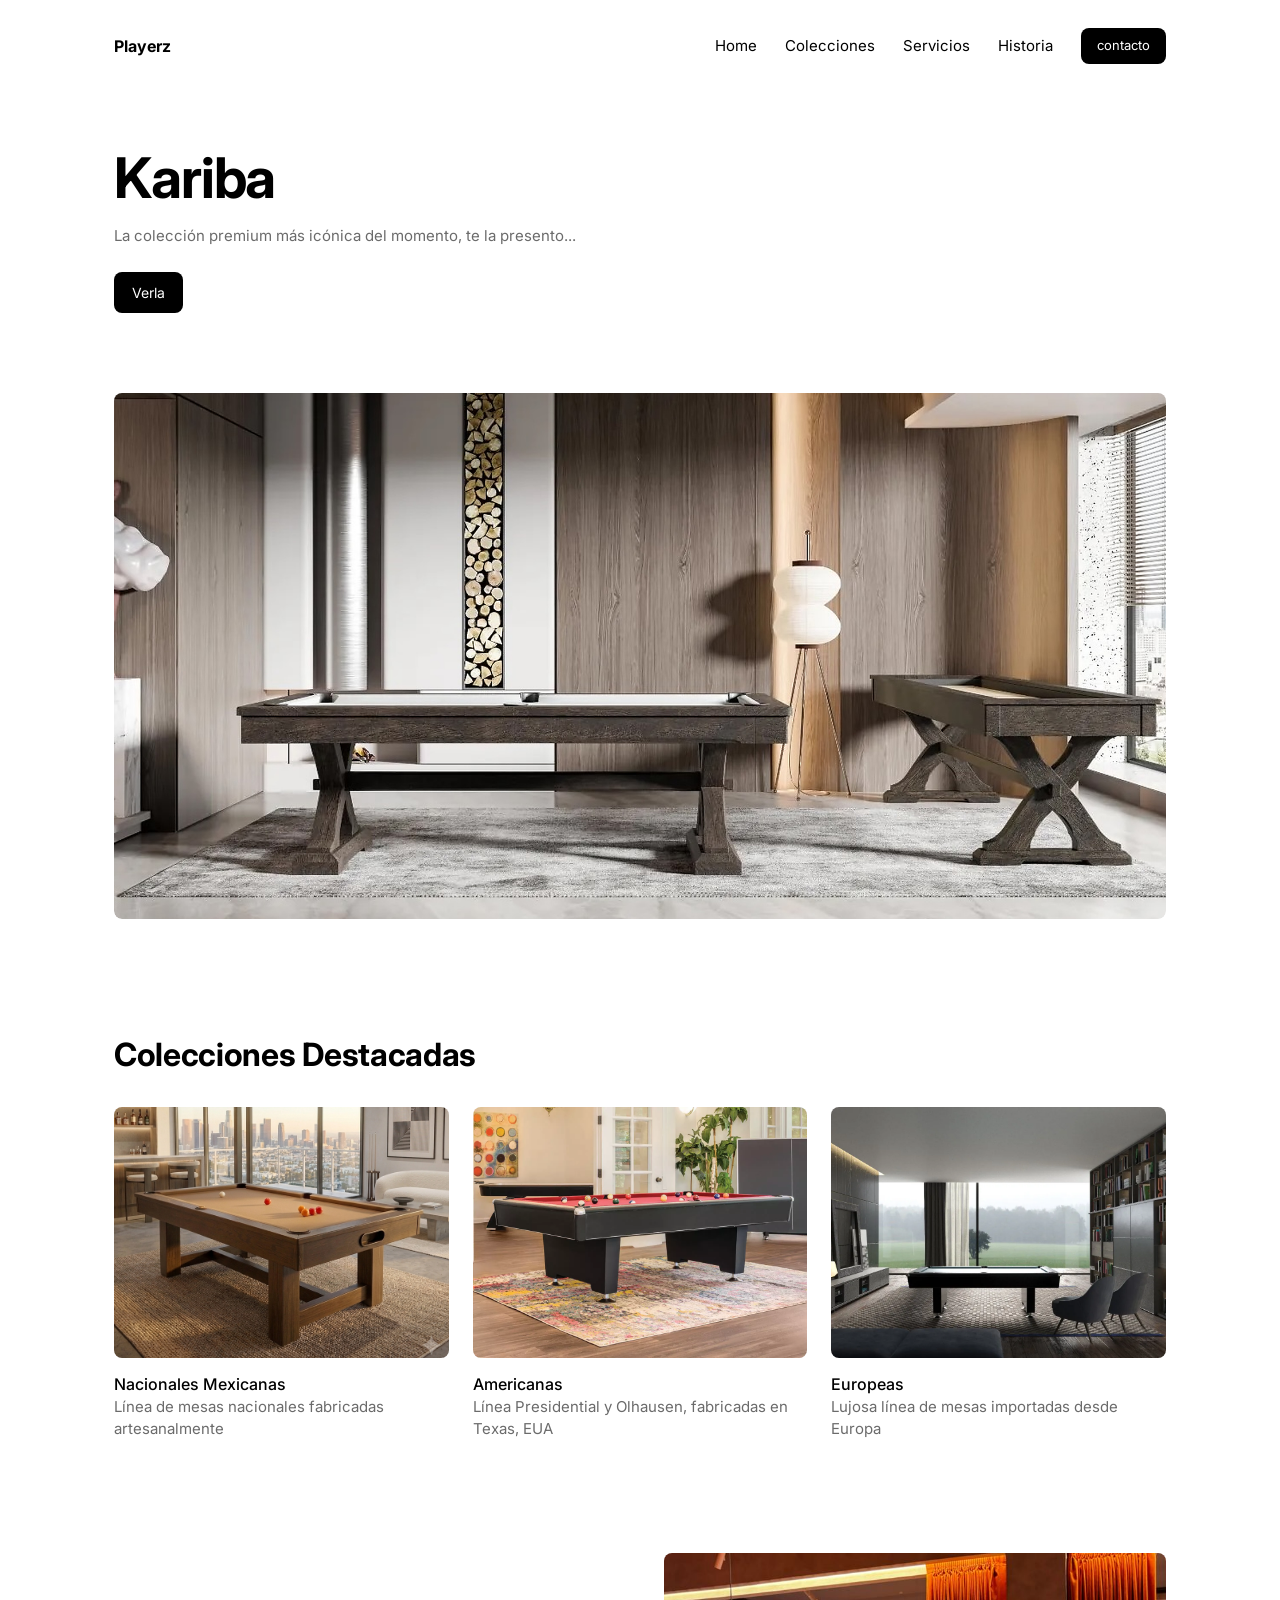
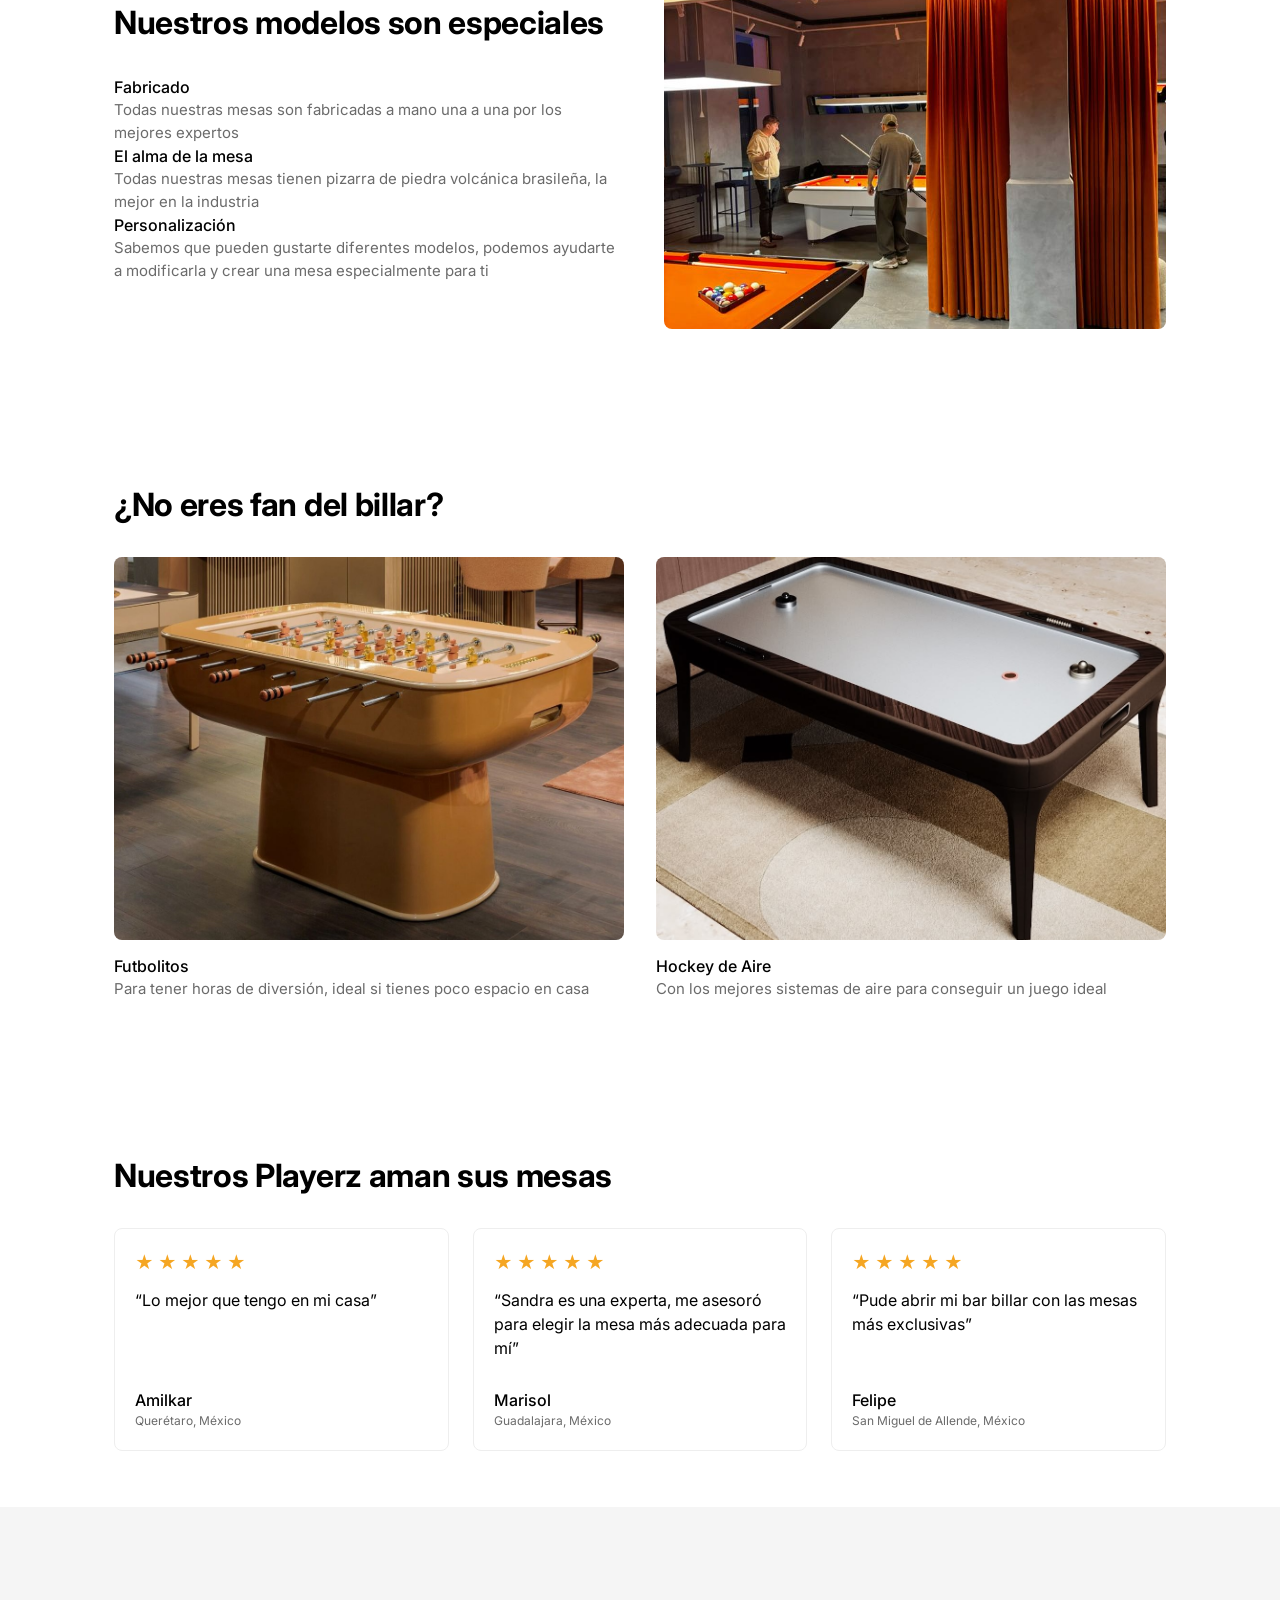
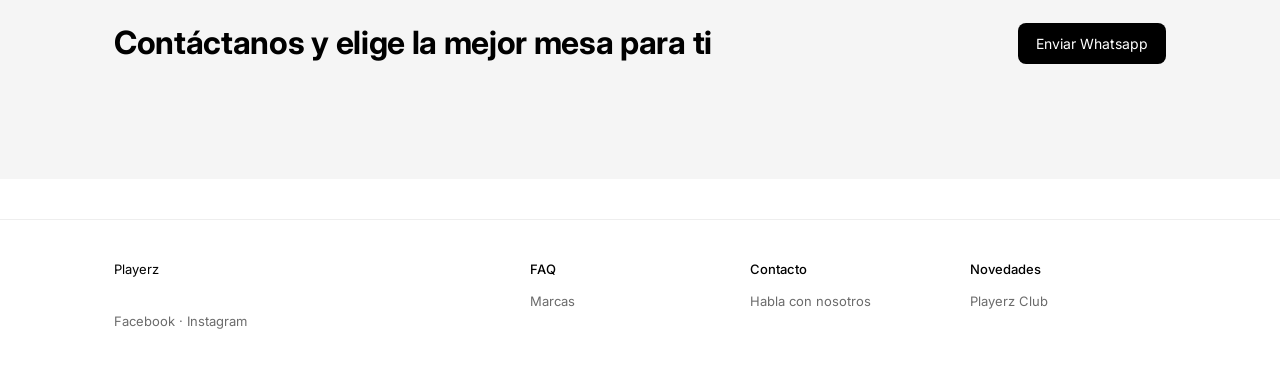
<file: index.html>
<!DOCTYPE html>
<html lang="es">
    <head>
        <meta charset="utf-8">
        <meta name="viewport" content="width=device-width,initial-scale=1">
        <title>Home | Playerz</title>
        <link rel="preconnect" href="https://fonts.googleapis.com">
        <link rel="preconnect" href="https://fonts.gstatic.com" crossorigin>
        <link href="https://fonts.googleapis.com/css2?family=Inter:wght@400;500;700&display=swap" rel="stylesheet">
        <link rel="stylesheet" href="CSS/base.css">
        <link rel="stylesheet" href="CSS/componentes.css">
        <link rel="stylesheet" href="CSS/paginas.css">
        <script src="JS/menu.js" defer></script>
        <script src="JS/carrusel.js" defer></script>
    </head>
    <body class="home">
        <header>
            <div class="w">
                <a href="index.html"><b>Playerz</b></a>
                <button class="menu-toggle" type="button" aria-label="Abrir menú" aria-expanded="false" aria-controls="menu">
                    <span></span>
                    <span></span>
                    <span></span>
                </button>
                <nav id="menu">
                    <ul>
                        <li><a href="index.html">Home</a></li>
                        <li><a href="productos.html">Colecciones</a></li>
                        <li><a href="servicios.html">Servicios</a></li>
                        <li><a href="historia.html">Historia</a></li>
                        <li><a class="btn" href="contacto.html">contacto</a></li>
                    </ul>
                </nav>
            </div>
        </header>

        <main>
            <section class="w">
                <h1>Kariba</h1>
                <p>La colección premium más icónica del momento, te la presento...</p>
                <a class="btn" href="https://www.presidentialbilliards.com/product/kariba-billiard-table/" target="_blank" rel="noopener">Verla</a>
                <div class="carousel">
                    <div class="carousel-track">
                        <img src="IMG/karibaex.jpg" alt="Kariba 1">
                        <img src="IMG/karibadine.png" alt="Kariba 2">
                        <img src="IMG/karibapatio.jpg" alt="Kariba 3">
                        <img src="IMG/karibaoutdoor.jpg" alt="Kariba 4">
                        <img src="IMG/karibasalon.jpg" alt="Kariba 5">
                    </div>
                </div>
            </section>

            <section class="w">
                <h2>Colecciones Destacadas</h2>
                <div class="grid3">
                    <a class="aparecer" href="DOCS/catalogomx.pdf" target="_blank" rel="noopener">
                        <img src="IMG/mexicana.png" alt="Nacionales Mexicanas">
                        <h3>Nacionales Mexicanas</h3>
                        <p>Línea de mesas nacionales fabricadas artesanalmente</p>
                    </a>
                    <a class="aparecer" href="DOCS/catalogous.pdf" target="_blank" rel="noopener">
                        <img src="IMG/americana.png" alt="Americanas">
                        <h3>Americanas</h3>
                        <p>Línea Presidential y Olhausen, fabricadas en Texas, EUA</p>
                    </a>
                    <a class="aparecer" href="DOCS/catalogoeu.pdf" target="_blank" rel="noopener">
                        <img src="IMG/europea.png" alt="Europeas">
                        <h3>Europeas</h3>
                        <p>Lujosa línea de mesas importadas desde Europa</p>
                    </a>
                </div>
            </section>

            <section class="w split">
                <div>
                    <h2>Nuestros modelos son especiales</h2>
                    <h3>Fabricado</h3>
                    <p>Todas nuestras mesas son fabricadas a mano una a una por los mejores expertos</p>
                    <h3>El alma de la mesa</h3>
                    <p>Todas nuestras mesas tienen pizarra de piedra volcánica brasileña, la mejor en la industria</p>
                    <h3>Personalización</h3>
                    <p>Sabemos que pueden gustarte diferentes modelos, podemos ayudarte a modificarla y crear una mesa especialmente para ti</p>
                </div>
                <img src="IMG/especiales.jpg" alt="Mesa de billar en sala">
            </section>

            <section class="w">
                <h2>¿No eres fan del billar?</h2>
                <div class="grid2">
                    <div>
                        <img src="IMG/futbolito.jpg" alt="Futbolito">
                        <h3>Futbolitos</h3>
                        <p>Para tener horas de diversión, ideal si tienes poco espacio en casa</p>
                    </div>
                    <div>
                        <img src="IMG/hockey.jpg" alt="Hockey de aire">
                        <h3>Hockey de Aire</h3>
                        <p>Con los mejores sistemas de aire para conseguir un juego ideal</p>
                    </div>
                </div>
            </section>

            <section class="w resenas">
                <h2>Nuestros Playerz aman sus mesas</h2>
                <div class="grid3">
                    <div class="card">
                        <div class="stars" role="img" aria-label="5 de 5 estrellas">
                            <span>★</span>
                            <span>★</span>
                            <span>★</span>
                            <span>★</span>
                            <span>★</span>
                        </div>
                        <q>“Lo mejor que tengo en mi casa”</q>
                        <div class="autor">
                            <h3>Amilkar</h3>
                            <p>Querétaro, México</p>
                        </div>
                    </div>
                    <div class="card">
                        <div class="stars" role="img" aria-label="5 de 5 estrellas">
                            <span>★</span>
                            <span>★</span>
                            <span>★</span>
                            <span>★</span>
                            <span>★</span>
                        </div>
                        <q>“Sandra es una experta, me asesoró para elegir la mesa más adecuada para mí”</q>
                        <div class="autor">
                            <h3>Marisol</h3>
                            <p>Guadalajara, México</p>
                        </div>
                    </div>
                    <div class="card">
                        <div class="stars" role="img" aria-label="5 de 5 estrellas">
                            <span>★</span>
                            <span>★</span>
                            <span>★</span>
                            <span>★</span>
                            <span>★</span>
                        </div>
                        <q>“Pude abrir mi bar billar con las mesas más exclusivas”</q>
                        <div class="autor">
                            <h3>Felipe</h3>
                            <p>San Miguel de Allende, México</p>
                        </div>
                    </div>
                </div>
            </section>

            <section class="cta">
                <div class="w">
                    <h2>Contáctanos y elige la mejor mesa para ti</h2>
                    <a class="btn" href="https://wa.me/">Enviar Whatsapp</a>
                </div>
            </section>
        </main>

        <footer>
            <div class="w">
                <div>
                    Playerz
                    <p>
                        <a href="https://www.facebook.com/share/19M51iK5sR/?mibextid=wwXIfr" target="_blank" rel="noopener">Facebook</a> ·
                        <a href="https://www.instagram.com/playerz.room/" target="_blank" rel="noopener">Instagram</a>
                    </p>
                </div>
                <div>
                    <b>FAQ</b>
                    <a href="#">Marcas</a>
                </div>
                <div>
                    <b>Contacto</b>
                    <a href="contacto.html">Habla con nosotros</a>
                </div>
                <div>
                    <b>Novedades</b>
                    <a href="https://www.instagram.com/playerz.room/" target="_blank" rel="noopener">Playerz Club</a>
                </div>
            </div>
        </footer>
    </body>
</html>
</file>
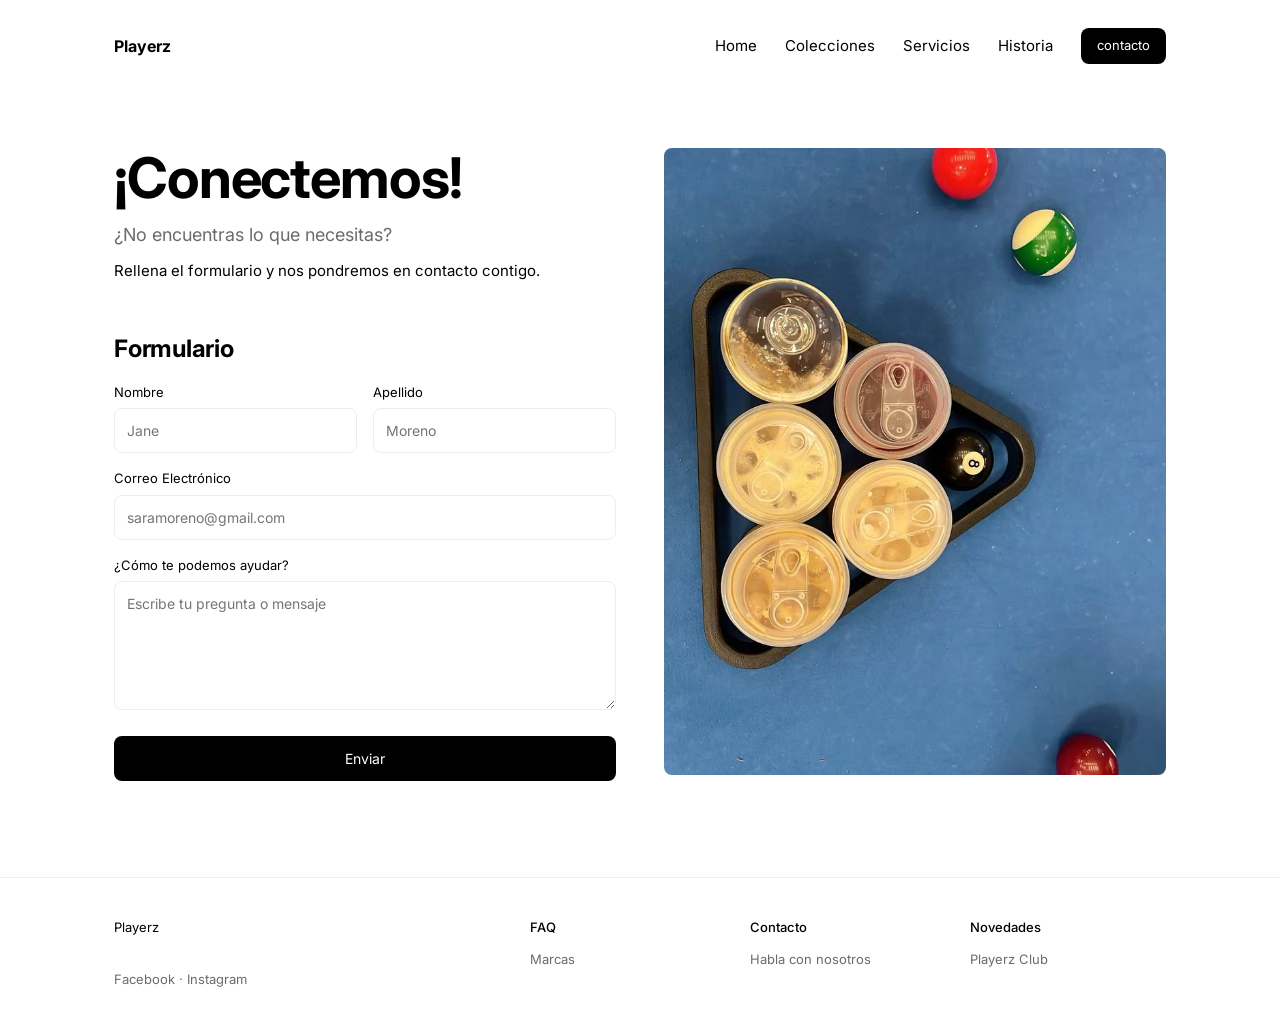
<file: contacto.html>
<!DOCTYPE html>
<html lang="es">
    <head>
        <meta charset="utf-8">
        <meta name="viewport" content="width=device-width,initial-scale=1">
        <title>Contacto | Playerz</title>
        <link rel="icon" type="image/png" href="IMG/favicon.png">
        <link rel="preconnect" href="https://fonts.googleapis.com">
        <link rel="preconnect" href="https://fonts.gstatic.com" crossorigin>
        <link href="https://fonts.googleapis.com/css2?family=Inter:wght@400;500;700&display=swap" rel="stylesheet">
        <link rel="stylesheet" href="CSS/base.css">
        <link rel="stylesheet" href="CSS/componentes.css">
        <link rel="stylesheet" href="CSS/paginas.css">
        <script src="JS/menu.js" defer></script>
        <script src="JS/scroll.js" defer></script>
    </head>
    <body class="contacto">
        <header>
            <div class="w">
                <a href="index.html"><b>Playerz</b></a>
                <button class="menu-toggle" type="button" aria-label="Abrir menú" aria-expanded="false" aria-controls="menu">
                    <span></span>
                    <span></span>
                    <span></span>
                </button>
                <nav id="menu">
                    <ul>
                        <li><a href="index.html">Home</a></li>
                        <li><a href="productos.html">Colecciones</a></li>
                        <li><a href="servicios.html">Servicios</a></li>
                        <li><a href="historia.html">Historia</a></li>
                        <li><a class="btn" href="contacto.html">contacto</a></li>
                    </ul>
                </nav>
            </div>
        </header>

        <main>
            <section class="w split">
                <div>
                    <h1 class="reveal">¡Conectemos!</h1>
                    <p class="reveal">¿No encuentras lo que necesitas?</p>
                    <p class="reveal">Rellena el formulario y nos pondremos en contacto contigo.</p>
                    <h2>Formulario</h2>
                    
                    
                        <div class="row">
                            <div>
                                <label for="n">Nombre</label>
                                <input id="n" name="nombre" placeholder="Jane" required>
                            </div>
                            <div>
                                <label for="a">Apellido</label>
                                <input id="a" name="Sara" placeholder="Moreno">
                            </div>
                        </div>
                        <label for="e">Correo Electrónico</label>
                        <input id="e" type="email" name="email" placeholder="saramoreno@gmail.com" required>
                        <label for="m">¿Cómo te podemos ayudar?</label>
                        <textarea id="m" name="mensaje" rows="5" placeholder="Escribe tu pregunta o mensaje"></textarea>
                        <button class="btn full" type="submit">Enviar</button>
                    </form>
                </div>
                <img src="IMG/contacto.jpg" alt="Bola 8 de billar">
            </section>
        </main>

        <footer>
            <div class="w">
                <div>
                    Playerz
                    <p>
                        <a href="https://www.facebook.com/share/19M51iK5sR/?mibextid=wwXIfr" target="_blank" rel="noopener">Facebook</a> ·
                        <a href="https://www.instagram.com/playerz.room/" target="_blank" rel="noopener">Instagram</a>
                    </p>
                </div>
                <div>
                    <b>FAQ</b>
                    <a href="#">Marcas</a>
                </div>
                <div>
                    <b>Contacto</b>
                    <a href="contacto.html">Habla con nosotros</a>
                </div>
                <div>
                    <b>Novedades</b>
                    <a href="https://www.instagram.com/playerz.room/" target="_blank" rel="noopener">Playerz Club</a>
                </div>
            </div>
        </footer>
    </body>
</html>
</file>
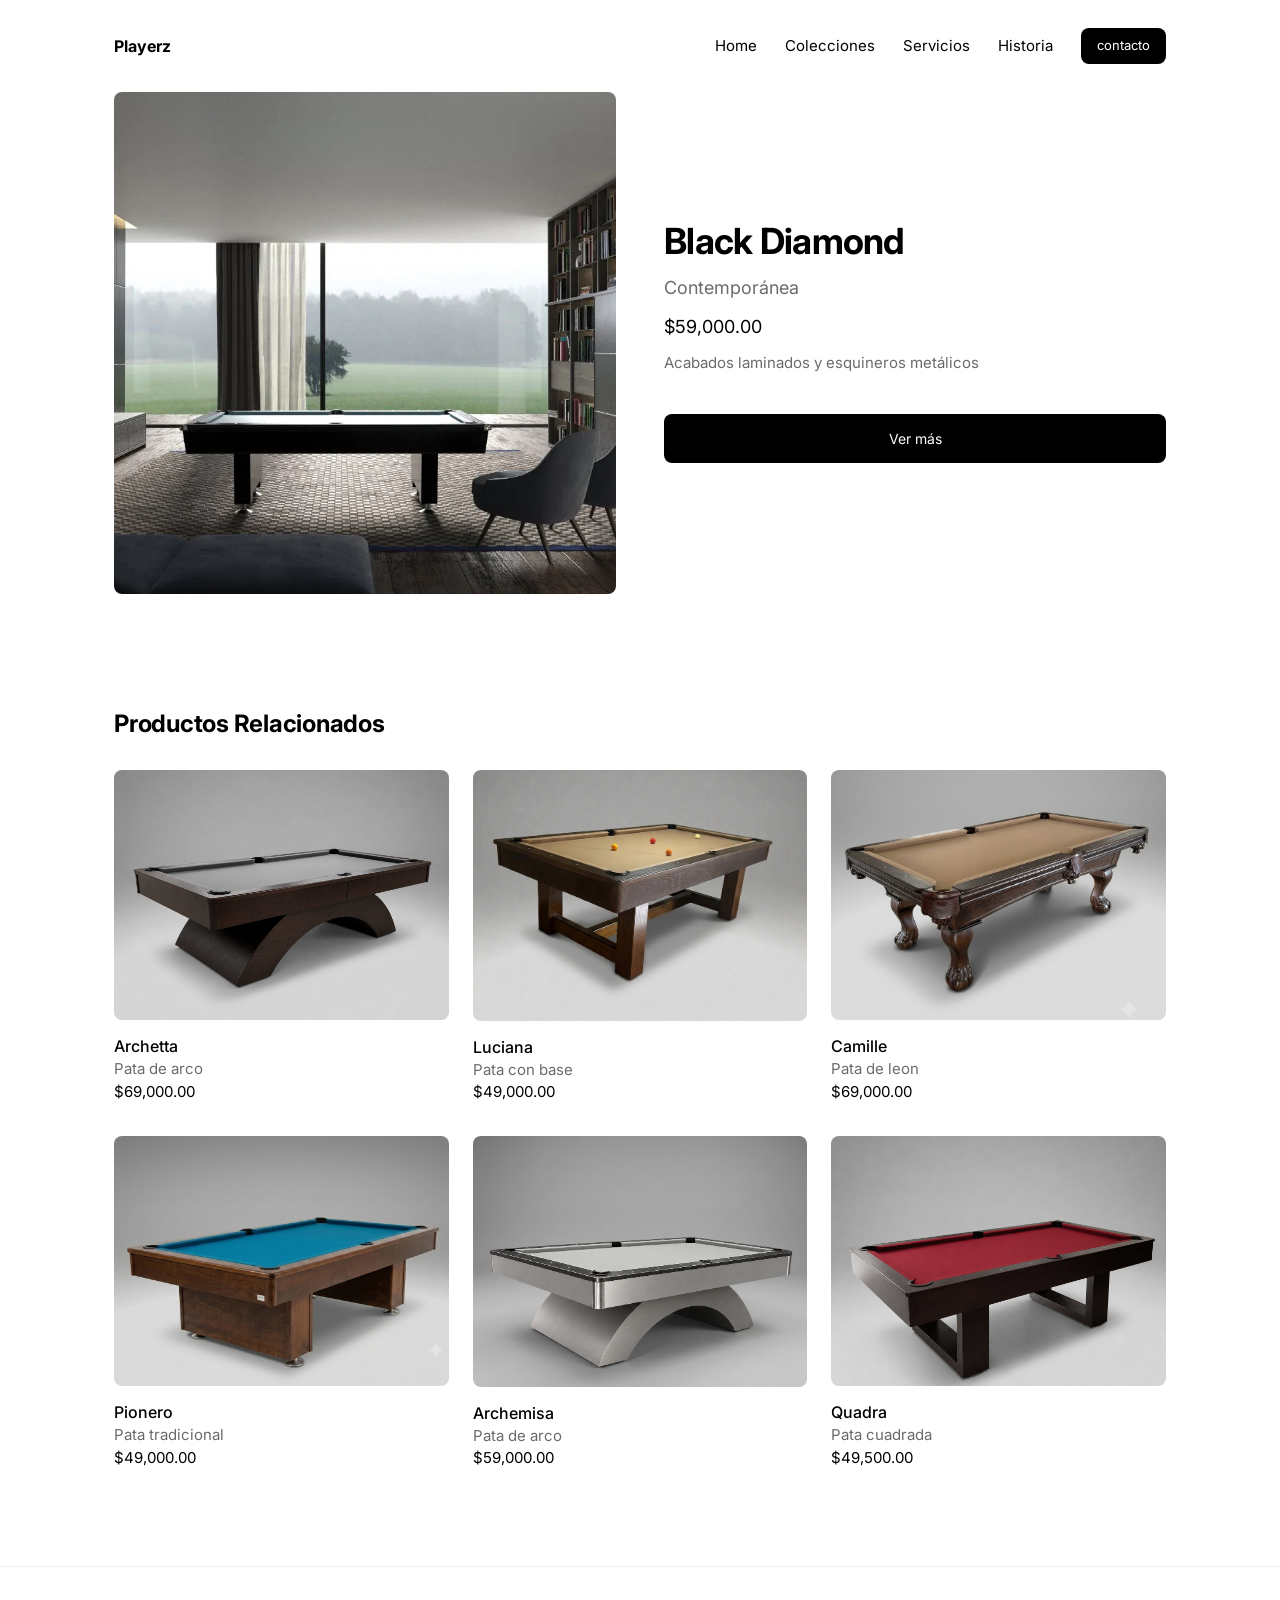
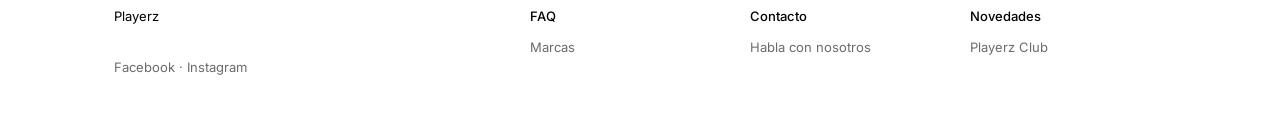
<file: productos.html>
<!DOCTYPE html>
<html lang="es">
    <head>
        <meta charset="utf-8">
        <meta name="viewport" content="width=device-width,initial-scale=1">
        <title>Black Diamond | Playerz</title>
        <link rel="icon" type="image/png" href="IMG/favicon.png">
        <link rel="preconnect" href="https://fonts.googleapis.com">
        <link rel="preconnect" href="https://fonts.gstatic.com" crossorigin>
        <link href="https://fonts.googleapis.com/css2?family=Inter:wght@400;500;700&display=swap" rel="stylesheet">
        <link rel="stylesheet" href="CSS/base.css">
        <link rel="stylesheet" href="CSS/componentes.css">
        <link rel="stylesheet" href="CSS/paginas.css">
        <script src="JS/menu.js" defer></script>
    </head>
    <body class="producto">
        <header>
            <div class="w">
                <a href="index.html"><b>Playerz</b></a>
                <button class="menu-toggle" type="button" aria-label="Abrir menú" aria-expanded="false" aria-controls="menu">
                    <span></span>
                    <span></span>
                    <span></span>
                </button>
                <nav id="menu">
                    <ul>
                        <li><a href="index.html">Home</a></li>
                        <li><a href="productos.html">Colecciones</a></li>
                        <li><a href="servicios.html">Servicios</a></li>
                        <li><a href="historia.html">Historia</a></li>
                        <li><a class="btn" href="contacto.html">contacto</a></li>
                    </ul>
                </nav>
            </div>
        </header>

        <main>
            <section class="w split">
                <img src="IMG/blackd.webp" alt="Mesa Black Diamond">
                <div>
                    <h1>Black Diamond</h1>
                    <p>Contemporánea</p>
                    <p>$59,000.00</p>
                    <p>Acabados laminados y esquineros metálicos</p>
                    <a class="btn full" href="https://www.presidentialbilliards.com/product/black-diamond-billiard-table/" target="_blank" rel="noopener">
                        Ver más
                    </a>
                </div>
            </section>

            <section class="w">
                <h2>Productos Relacionados</h2>
                <div class="grid3">
                    <a>
                        <img src="IMG/archetta.PNG" alt="Archetta">
                        <h3>Archetta</h3>
                        <p>Pata de arco</p>
                        <p>$69,000.00</p>
                    </a>
                    <a>
                        <img src="IMG/Luciana.png" alt="Luciana">
                        <h3>Luciana</h3>
                        <p>Pata con base</p>
                        <p>$49,000.00</p>
                    </a>
                    <a>
                        <img src="IMG/Camille.png" alt="Camille">
                        <h3>Camille</h3>
                        <p>Pata de leon</p>
                        <p>$69,000.00</p>
                    </a>
                    <a>
                        <img src="IMG/Pionero.png" alt="Pionero">
                        <h3>Pionero</h3>
                        <p>Pata tradicional</p>
                        <p>$49,000.00</p>
                    </a>
                    <a>
                        <img src="IMG/archemisa.jpeg" alt="Archemisa">
                        <h3>Archemisa</h3>
                        <p>Pata de arco</p>
                        <p>$59,000.00</p>
                    </a>
                    <a>
                        <img src="IMG/Quadra.png" alt="Quadra">
                        <h3>Quadra</h3>
                        <p>Pata cuadrada</p>
                        <p>$49,500.00</p>
                    </a>
                </div>
            </section>
        </main>

        <footer>
            <div class="w">
                <div>
                    Playerz
                    <p>
                        <a href="https://www.facebook.com/share/19M51iK5sR/?mibextid=wwXIfr" target="_blank" rel="noopener">Facebook</a> ·
                        <a href="https://www.instagram.com/playerz.room/" target="_blank" rel="noopener">Instagram</a>
                    </p>
                </div>
                <div>
                    <b>FAQ</b>
                    <a href="#">Marcas</a>
                </div>
                <div>
                    <b>Contacto</b>
                    <a href="contacto.html">Habla con nosotros</a>
                </div>
                <div>
                    <b>Novedades</b>
                    <a href="https://www.instagram.com/playerz.room/" target="_blank" rel="noopener">Playerz Club</a>
                </div>
            </div>
        </footer>
    </body>
</html>
</file>
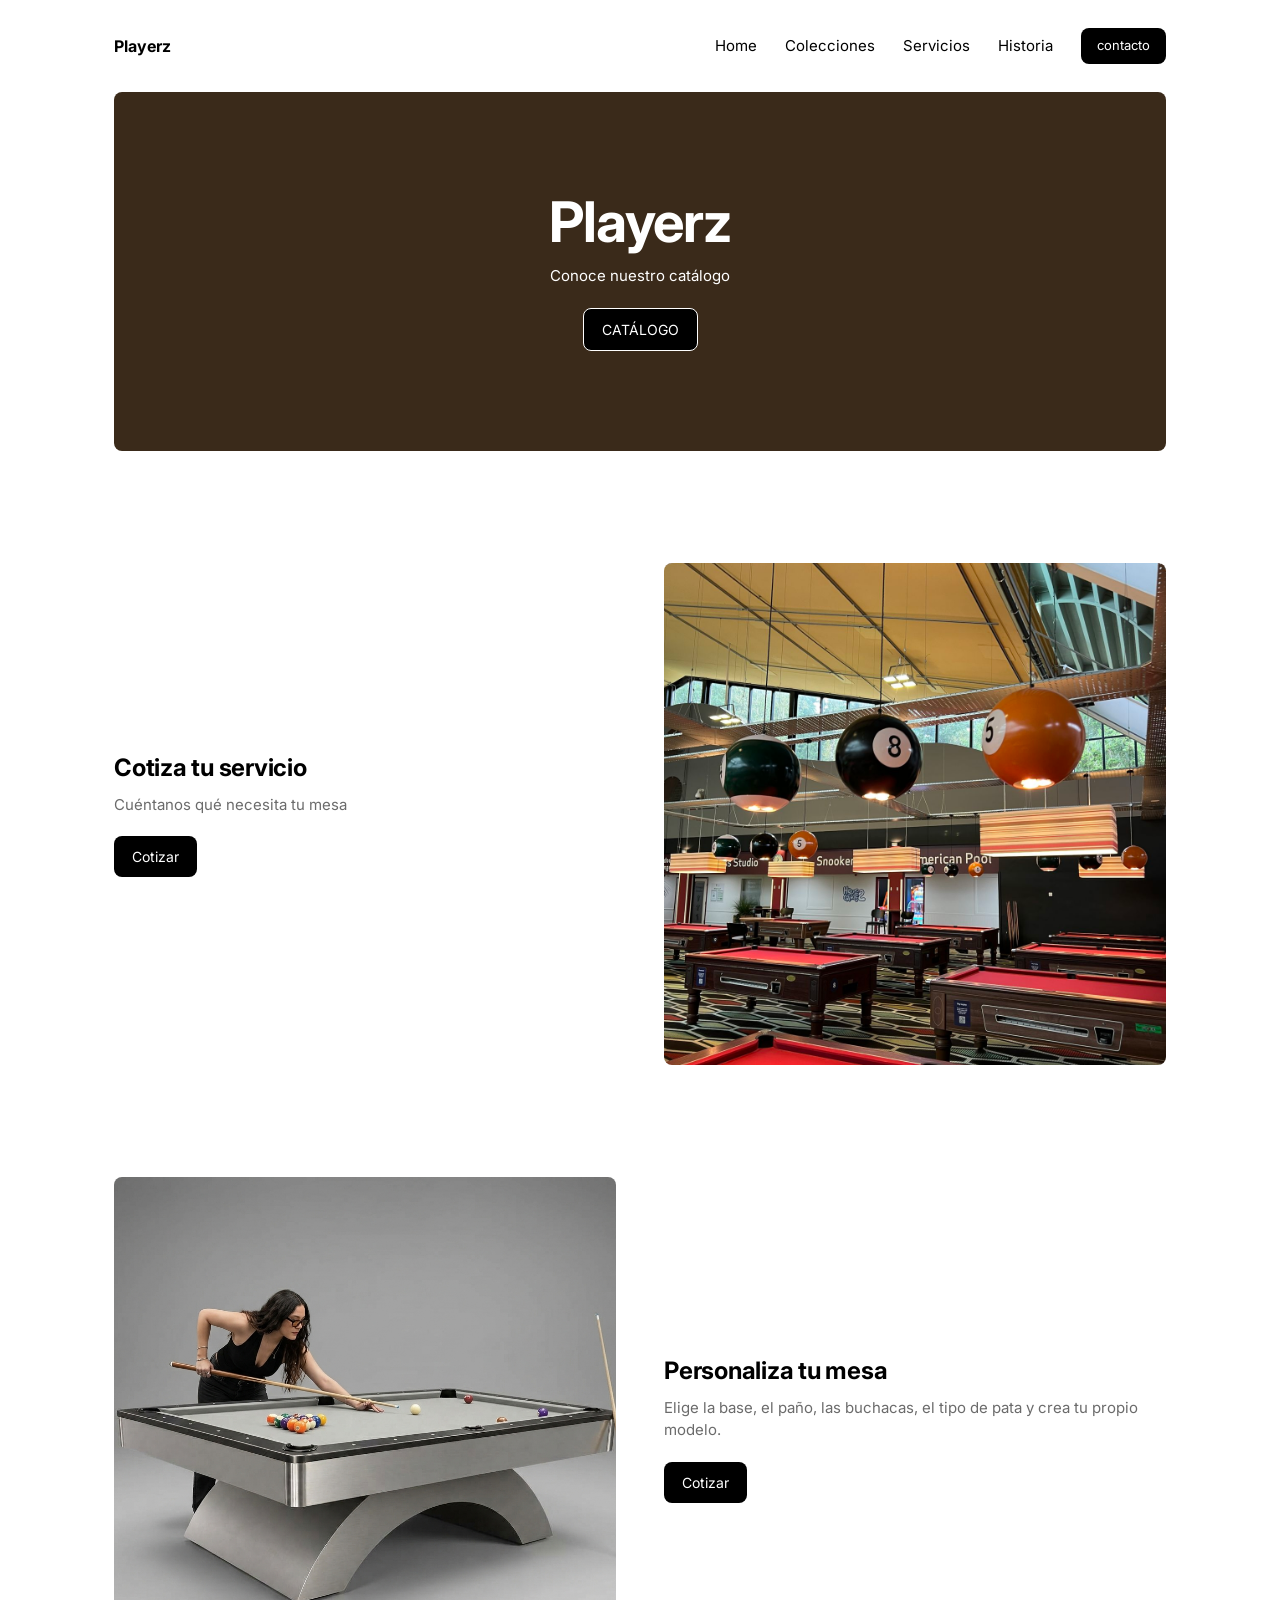
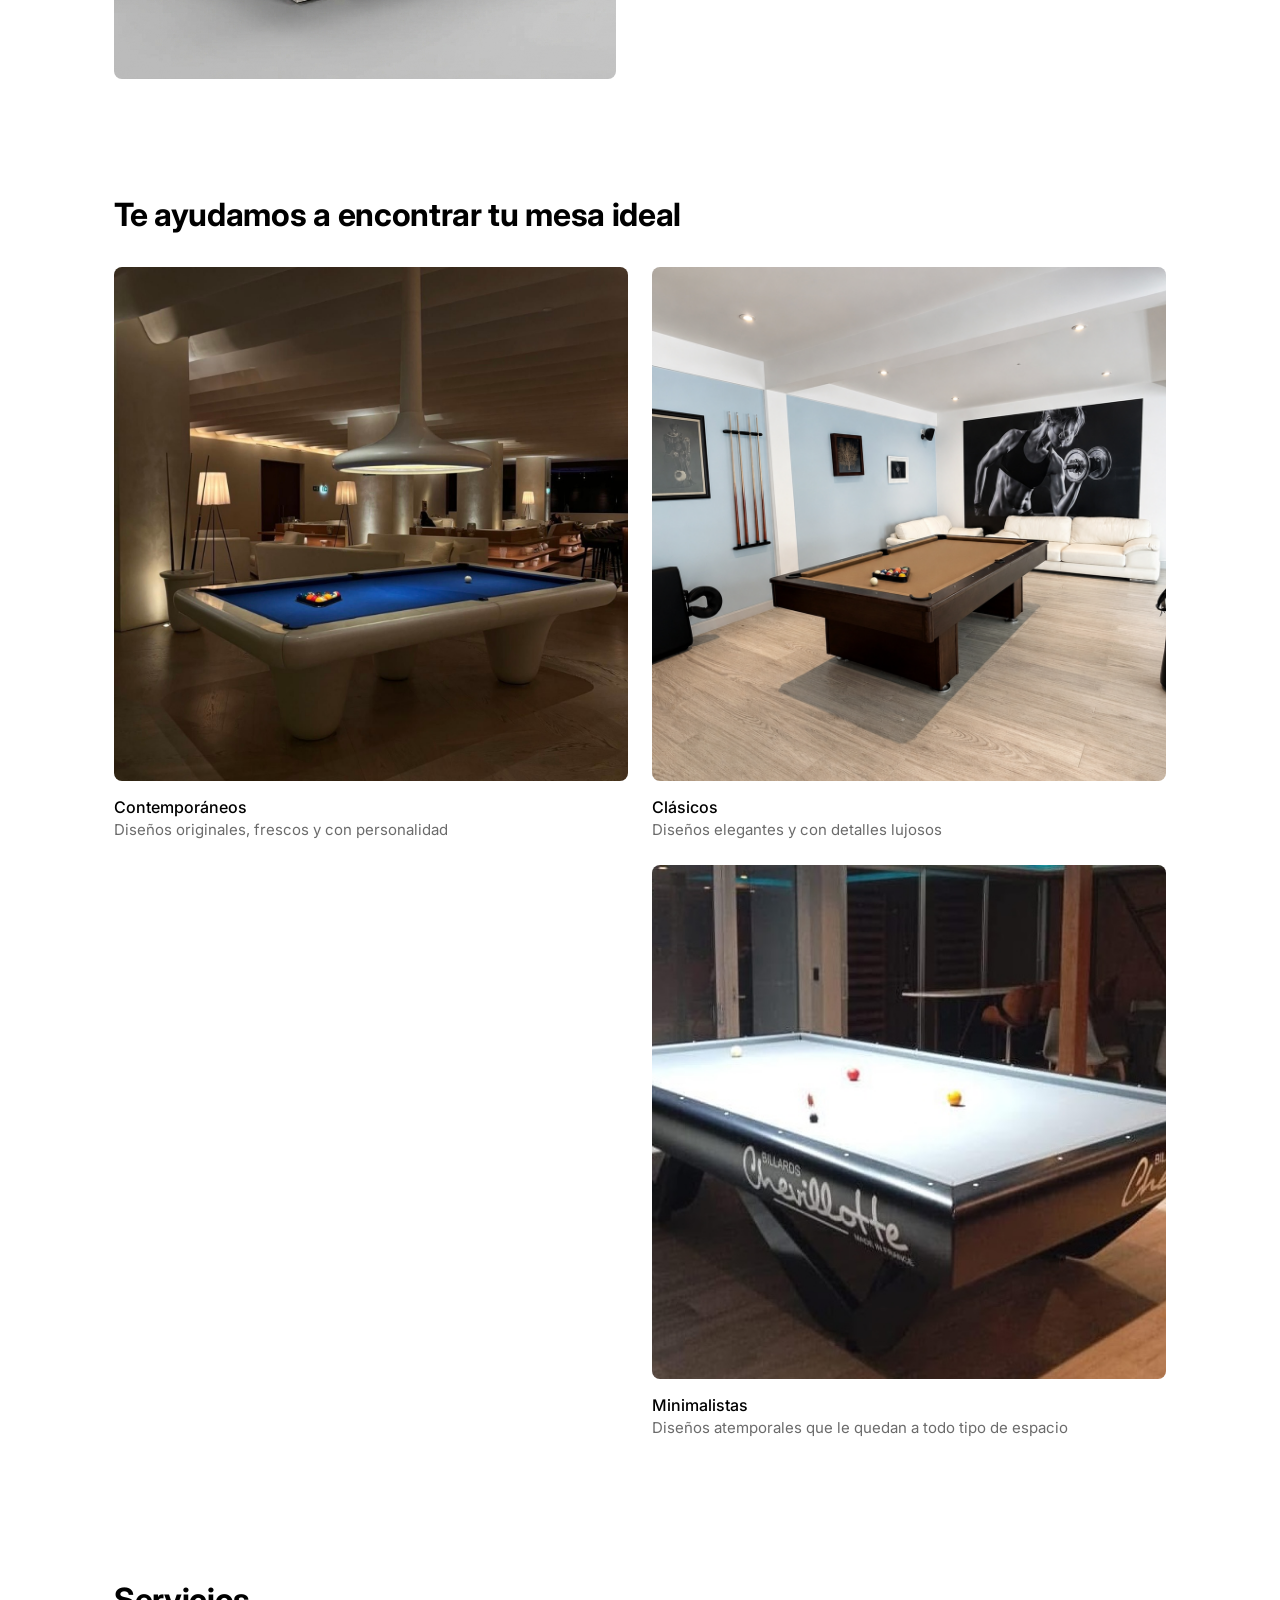
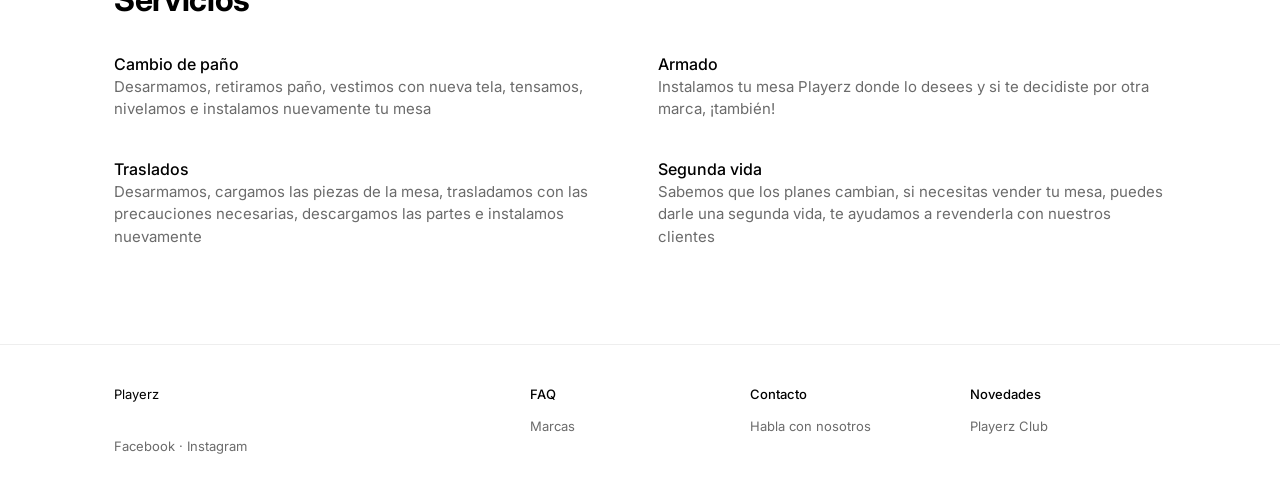
<file: servicios.html>
<!DOCTYPE html>
<html lang="es">
    <head>
        <meta charset="utf-8">
        <meta name="viewport" content="width=device-width,initial-scale=1">
        <title>Servicios | Playerz</title>
        <link rel="icon" type="image/png" href="IMG/favicon.png">
        <link rel="preconnect" href="https://fonts.googleapis.com">
        <link rel="preconnect" href="https://fonts.gstatic.com" crossorigin>
        <link href="https://fonts.googleapis.com/css2?family=Inter:wght@400;500;700&display=swap" rel="stylesheet">
        <link rel="stylesheet" href="CSS/base.css">
        <link rel="stylesheet" href="CSS/componentes.css">
        <link rel="stylesheet" href="CSS/paginas.css">
        <script src="JS/menu.js" defer></script>
    </head>
    <body class="servicios">
        <header>
            <div class="w">
                <a href="index.html"><b>Playerz</b></a>
                <button class="menu-toggle" type="button" aria-label="Abrir menú" aria-expanded="false" aria-controls="menu">
                    <span></span>
                    <span></span>
                    <span></span>
                </button>
                <nav id="menu">
                    <ul>
                        <li><a href="index.html">Home</a></li>
                        <li><a href="productos.html">Colecciones</a></li>
                        <li><a href="servicios.html">Servicios</a></li>
                        <li><a href="historia.html">Historia</a></li>
                        <li><a class="btn" href="contacto.html">contacto</a></li>
                    </ul>
                </nav>
            </div>
        </header>

        <main>
            <section class="w">
                <div class="hero">
                    <h1>Playerz</h1>
                    <p>Conoce nuestro catálogo</p>
                    <a class="btn" href="productos.html">CATÁLOGO</a>
                </div>
            </section>

            <section class="w split">
                <div>
                    <h2>Cotiza tu servicio</h2>
                    <p>Cuéntanos qué necesita tu mesa</p>
                    <a class="btn" href="contacto.html">Cotizar</a>
                </div>
                <img src="IMG/salaj.jpg" alt="Sala de juegos con mesa de billar">
            </section>

            <section class="w split">
                <img src="IMG/custom.jpeg" alt="Detalle de pata de mesa">
                <div>
                    <h2>Personaliza tu mesa</h2>
                    <p>Elige la base, el paño, las buchacas, el tipo de pata y crea tu propio modelo.</p>
                    <a class="btn" href="contacto.html">Cotizar</a>
                </div>
            </section>

            <section class="w">
                <h2>Te ayudamos a encontrar tu mesa ideal</h2>
                <div class="split">
                    <div>
                        <img src="IMG/cont.jpg" alt="Amigos jugando billar">
                        <h3>Contemporáneos</h3>
                        <p>Diseños originales, frescos y con personalidad</p>
                    </div>
                    <div>
                        <img src="IMG/classic.png" alt="Mesa clásica">
                        <h3>Clásicos</h3>
                        <p>Diseños elegantes y con detalles lujosos</p>
                        <img src="IMG/minimal.JPG" alt="Mesa minimalista">
                        <h3>Minimalistas</h3>
                        <p>Diseños atemporales que le quedan a todo tipo de espacio</p>
                    </div>
                </div>
            </section>

            <section class="w">
                <h2>Servicios</h2>
                <div class="grid2">
                    <div>
                        <h3>Cambio de paño</h3>
                        <p>Desarmamos, retiramos paño, vestimos con nueva tela, tensamos, nivelamos e instalamos nuevamente tu mesa</p>
                    </div>
                    <div>
                        <h3>Armado</h3>
                        <p>Instalamos tu mesa Playerz donde lo desees y si te decidiste por otra marca, ¡también!</p>
                    </div>
                    <div>
                        <h3>Traslados</h3>
                        <p>Desarmamos, cargamos las piezas de la mesa, trasladamos con las precauciones necesarias, descargamos las partes e instalamos nuevamente</p>
                    </div>
                    <div>
                        <h3>Segunda vida</h3>
                        <p>Sabemos que los planes cambian, si necesitas vender tu mesa, puedes darle una segunda vida, te ayudamos a revenderla con nuestros clientes</p>
                    </div>
                </div>
            </section>
        </main>

        <footer>
            <div class="w">
                <div>
                    Playerz
                    <p>
                        <a href="https://www.facebook.com/share/19M51iK5sR/?mibextid=wwXIfr" target="_blank" rel="noopener">Facebook</a> ·
                        <a href="https://www.instagram.com/playerz.room/" target="_blank" rel="noopener">Instagram</a>
                    </p>
                </div>
                <div>
                    <b>FAQ</b>
                    <a href="#">Marcas</a>
                </div>
                <div>
                    <b>Contacto</b>
                    <a href="contacto.html">Habla con nosotros</a>
                </div>
                <div>
                    <b>Novedades</b>
                    <a href="https://www.instagram.com/playerz.room/" target="_blank" rel="noopener">Playerz Club</a>
                </div>
            </div>
        </footer>
    </body>
</html>
</file>
<file: CSS/base.css>
:root {
    --ink: #000;
    --mute: #6b6b6b;
    --line: #eee;
    --bg: #fff;
    --soft: #f5f5f5;
    --img: #dcdcdc;
}

* {
    box-sizing: border-box;
    margin: 0;
}

body {
    font-family: Inter, system-ui, sans-serif;
    color: var(--ink);
    background: var(--bg);
    line-height: 1.5;
}

a {
    color: inherit;
    text-decoration: none;
}

img {
    display: block;
    width: 100%;
    object-fit: cover;
    background: var(--img);
    border-radius: 8px;
}

h1 {
    font-size: clamp(34px, 6vw, 56px);
    line-height: 1.1;
    letter-spacing: -0.02em;
}

h2 {
    font-size: clamp(26px, 4vw, 32px);
    letter-spacing: -0.01em;
    margin-bottom: 28px;
}

h3 {
    font-size: 16px;
    font-weight: 500;
}

p {
    color: var(--mute);
    font-size: 15px;
}

.w {
    max-width: 1100px;
    margin: 0 auto;
    padding-left: 24px;
    padding-right: 24px;
}

section {
    padding: 56px 0;
}

.grid3 {
    display: grid;
    grid-template-columns: repeat(3, 1fr);
    gap: 24px;
}

.grid2 {
    display: grid;
    grid-template-columns: repeat(2, 1fr);
    gap: 32px;
}

.split {
    display: grid;
    grid-template-columns: 1fr 1fr;
    gap: 48px;
    align-items: center;
}

.narrow {
    max-width: 640px;
    margin: 0 auto;
}

.narrow p {
    color: var(--ink);
    margin-bottom: 20px;
}

.grid3 > a,
.grid2 > a {
    display: block;
}

.grid3 img {
    aspect-ratio: 4 / 3;
}

.grid2 img {
    aspect-ratio: 4 / 3;
}

.split img {
    aspect-ratio: 1 / 1;
}

.grid3 img,
.grid2 img {
    margin-bottom: 14px;
}

@media (max-width: 1024px) {
    .grid3 {
        grid-template-columns: repeat(2, 1fr);
    }

    .split {
        gap: 32px;
    }
}

@media (max-width: 760px) {
    .w {
        padding: 0 20px;
    }

    section {
        padding: 40px 0;
    }

    .grid3,
    .grid2,
    .split {
        grid-template-columns: 1fr;
    }

    .split {
        gap: 24px;
    }
}
</file>
<file: CSS/componentes.css>
header {
    position: sticky;
    top: 0;
    z-index: 100;
    background: var(--bg);
    transition: transform 0.3s ease;
}

header.oculto {
    transform: translateY(-100%);
}

.menu-toggle {
    display: none;
    background: none;
    border: 0;
    padding: 8px;
    cursor: pointer;
}

.menu-toggle span {
    display: block;
    width: 22px;
    height: 2px;
    margin: 5px 0;
    background: var(--ink);
    transition: transform 0.3s ease, opacity 0.3s ease;
}

.menu-toggle[aria-expanded="true"] span:nth-child(1) {
    transform: translateY(7px) rotate(45deg);
}

.menu-toggle[aria-expanded="true"] span:nth-child(2) {
    opacity: 0;
}

.menu-toggle[aria-expanded="true"] span:nth-child(3) {
    transform: translateY(-7px) rotate(-45deg);
}

header .w {
    display: flex;
    justify-content: space-between;
    align-items: center;
    padding-top: 28px;
    padding-bottom: 28px;
}

nav ul {
    display: flex;
    gap: 28px;
    align-items: center;
    list-style: none;
    padding: 0;
    font-size: 15px;
}

nav a:focus-visible,
.btn:focus-visible,
.menu-toggle:focus-visible,
input:focus-visible,
textarea:focus-visible {
    outline: 2px solid var(--ink);
    outline-offset: 3px;
}

.btn {
    display: inline-block;
    background: var(--ink);
    color: #fff;
    padding: 10px 18px;
    border: 0;
    border-radius: 8px;
    font-family: inherit;
    font-size: 14px;
    cursor: pointer;
}

.btn {
    transition: background-color 0.3s ease;
}

.btn:hover {
    background-color: #d3733f;
}

nav .btn {
    padding: 8px 16px;
    font-size: 13px;
}

.btn.full {
    width: 100%;
    margin-top: 20px;
    padding: 14px;
    text-align: center;
}

.card {
    display: flex;
    flex-direction: column;
    border: 1px solid var(--line);
    border-radius: 8px;
    padding: 20px;
}

.stars {
    display: flex;
    gap: 4px;
    color: #f5a623;
    font-size: 18px;
    margin-bottom: 12px;
}

.stars span {
    display: inline-block;
    animation: pulso 1.8s ease-in-out infinite;
}

.stars span:nth-child(2) {
    animation-delay: 0.15s;
}

.stars span:nth-child(3) {
    animation-delay: 0.3s;
}

.stars span:nth-child(4) {
    animation-delay: 0.45s;
}

.stars span:nth-child(5) {
    animation-delay: 0.6s;
}

@keyframes pulso {
    0%,
    60%,
    100% {
        transform: scale(1);
    }

    30% {
        transform: scale(1.35);
    }
}

.card q {
    display: block;
    color: var(--ink);
    font-size: 16px;
    quotes: none;
    flex-grow: 1;
    margin-bottom: 28px;
}

.autor {
    margin-top: auto;
}

.card p {
    font-size: 12px;
}

.cta {
    background: var(--soft);
}

.cta .w {
    display: flex;
    justify-content: space-between;
    align-items: center;
    gap: 24px;
    padding-top: 56px;
    padding-bottom: 56px;
}

.cta h2 {
    margin: 0;
}

label {
    display: block;
    font-size: 13px;
    margin: 16px 0 6px;
}

input,
textarea {
    width: 100%;
    padding: 11px 12px;
    border: 1px solid var(--line);
    border-radius: 8px;
    font: inherit;
    font-size: 14px;
}

.row {
    display: grid;
    grid-template-columns: 1fr 1fr;
    gap: 16px;
}

.aparecer {
    transition: opacity 0.6s ease, transform 0.6s ease;
}

.aparecer.oculta {
    opacity: 0;
    transform: translateY(32px);
}

footer {
    border-top: 1px solid var(--line);
    margin-top: 40px;
}

footer .w {
    display: grid;
    grid-template-columns: 2fr 1fr 1fr 1fr;
    gap: 24px;
    padding-top: 40px;
    padding-bottom: 40px;
    font-size: 13px;
}

footer p {
    margin-top: 32px;
    font-size: 13px;
}

footer a {
    display: block;
    color: var(--mute);
    margin-top: 12px;
}
footer p a {
    display: inline;
    margin-top: 0;
}

footer a:hover {
    color: var(--ink);
}

footer b {
    font-weight: 500;
}

@media (max-width: 760px) {
    header .w {
        padding-top: 16px;
        padding-bottom: 16px;
    }

    .menu-toggle {
        display: block;
    }

    nav {
        display: none;
        position: absolute;
        top: 100%;
        left: 0;
        right: 0;
        background: var(--bg);
        border-bottom: 1px solid var(--line);
    }

    nav.abierto {
        display: block;
    }

    nav ul {
        flex-direction: column;
        align-items: flex-start;
        gap: 0;
        padding: 8px 20px 20px;
        font-size: 16px;
    }

    nav li {
        width: 100%;
        padding: 12px 0;
    }

    .row {
        grid-template-columns: 1fr;
    }

    footer .w {
        grid-template-columns: 1fr 1fr;
    }

    .cta .w {
        flex-direction: column;
        align-items: flex-start;
    }
}

@media (max-width: 480px) {
    footer .w {
        grid-template-columns: 1fr;
    }
}

@media (prefers-reduced-motion: reduce) {
    header,
    .menu-toggle span {
        transition: none;
    }

    .stars span {
        animation: none;
    }
    .aparecer {
    transition: none;
    }

    .aparecer.oculta {
    opacity: 1;
    transform: none;
    }
}

.carousel {
    width: 100%;
    overflow: hidden;
    border-radius: 8px;
    margin-top: 40px;
    position: relative;
}

.carousel-track {
    display: flex;
    width: 100%;
    transition: transform 0.6s ease;
    will-change: transform;
}

.carousel-track img {
    flex: 0 0 100%;
    width: 100%;
    aspect-ratio: 2 / 1;
    object-fit: cover;
    display: block;
}

@keyframes slide {
    0%   { transform: translateX(0%); }
    15%  { transform: translateX(0%); }

    20%  { transform: translateX(-100%); }
    35%  { transform: translateX(-100%); }

    40%  { transform: translateX(-200%); }
    55%  { transform: translateX(-200%); }

    60%  { transform: translateX(-300%); }
    75%  { transform: translateX(-300%); }

    80%  { transform: translateX(-400%); }
    95%  { transform: translateX(-400%); }

    100% { transform: translateX(0%); }
}




@media (max-width: 1024px) {
    .carousel-track img {
        aspect-ratio: 4 / 3;
    }

    .carousel-track {
        animation-duration: 20s;
    }
}

@media (max-width: 760px) {
    .carousel {
        margin-top: 24px;
    }

    .carousel-track img {
        aspect-ratio: 4 / 3;
    }

    .carousel-track {
        animation-duration: 18s;
    }
}

@media (max-width: 480px) {
    .carousel-track img {
        aspect-ratio: 1 / 1;
    }

    .carousel-track {
        animation-duration: 16s;
    }
}

.carousel img {
    border-radius: 8px;
}

.reveal {
    opacity: 0;
    transform: translateY(24px);
    transition: opacity 0.8s ease, transform 0.8s ease;
    will-change: opacity, transform;
}

.reveal.visible {
    opacity: 1;
    transform: translateY(0);
}
</file>
<file: CSS/paginas.css>
.home h1 + p {
    margin: 16px 0 24px;
}

.home img[src*="kariba"] {
    aspect-ratio: 2 / 1;
    margin-top: 40px;
}

.home .resenas {
    padding-top: 96px;
}

.home .grid2 img {
    margin-bottom: 14px;
}

@media (min-width: 1025px) {
    .home .split img {
        aspect-ratio: 4 / 3;
    }
}

.home main > section:nth-of-type(4) {
    padding-top: 96px;
}

.historia .subrayado {
    background: linear-gradient(currentColor, currentColor) no-repeat left bottom / 0 0.1em;
    animation: subrayar 0.9s ease-out 0.4s forwards;
}

@keyframes subrayar {
    to {
        background-size: 100% 0.1em;
    }
}
.historia h1 {
    margin-bottom: 32px;
}

.historia h1 + p {
    max-width: 900px;
}

.historia img[src*="casa"] {
    aspect-ratio: 2 / 1;
    margin-top: 40px;
}

.historia main > section:nth-of-type(2),
.historia main > section:nth-of-type(3) {
    padding-top: 0;
}

.historia .nosotros img {
    aspect-ratio: 1 / 1;
    object-fit: cover;
    object-position: center top;
}

.servicios main > section:first-child {
    padding-top: 0;
}

.servicios .hero {
    background: #3a2a1a;
    color: #fff;
    border-radius: 8px;
    text-align: center;
    padding: 100px 24px;
}

.servicios .hero p {
    color: #fff;
    margin: 12px 0 20px;
}

.servicios .hero .btn {
    border: 1px solid #fff;
}

.servicios .split h2 {
    font-size: 24px;
    margin-bottom: 8px;
}

.servicios section.split p {
    margin-bottom: 20px;
}

.servicios img[src*="cotiza"],
.servicios img[src*="personaliza"] {
    aspect-ratio: 4 / 3;
}

.servicios div.split {
    align-items: start;
    gap: 24px;
}

.servicios div.split img {
    margin-bottom: 14px;
}

.servicios div.split p {
    margin-bottom: 24px;
}

.servicios img[src*="clasicos"],
.servicios img[src*="minimalistas"] {
    aspect-ratio: 16 / 9;
}

.servicios .grid2 {
    gap: 36px;
}

.producto main > section:first-child {
    padding-top: 0;
}

.producto h1 {
    font-size: 36px;
}

.producto .split p:nth-of-type(1) {
    font-size: 18px;
    margin: 12px 0;
}

.producto .split p:nth-of-type(2) {
    color: var(--ink);
    font-size: 18px;
    margin-bottom: 12px;
}

.producto .split p:nth-of-type(3) {
    margin-bottom: 20px;
}

.producto h2 {
    font-size: 24px;
}

.producto .grid3 {
    row-gap: 32px;
}

.producto .grid3 p:last-child {
    color: var(--ink);
}

.contacto .split {
    align-items: start;
}

.contacto h1 + p {
    font-size: 18px;
    margin: 12px 0;
}

.contacto h1 + p + p {
    color: var(--ink);
    font-size: 15px;
    margin: 0;
}

.contacto h2 {
    font-size: 24px;
    margin: 48px 0 0;
}

.contacto img {
    aspect-ratio: 4 / 5;
}

@media (max-width: 760px) {

   .home .split {
    display: flex;
    flex-direction: column;
    gap: 24px;
}

.home .split > div {
    display: flex;
    flex-direction: column;
    gap: 14px;
}

.home .split h2 {
    font-size: 22px;
    line-height: 1.2;
    margin: 0 0 10px 0;
    font-weight: 500;
    letter-spacing: -0.02em;
}

.home .split h3 {
    font-size: 15px;
    margin: 0;
    opacity: 1;
}

.home .split p {
    font-size: 14px;
    margin: 0;
    color: var(--mute);
}
}
</file>
